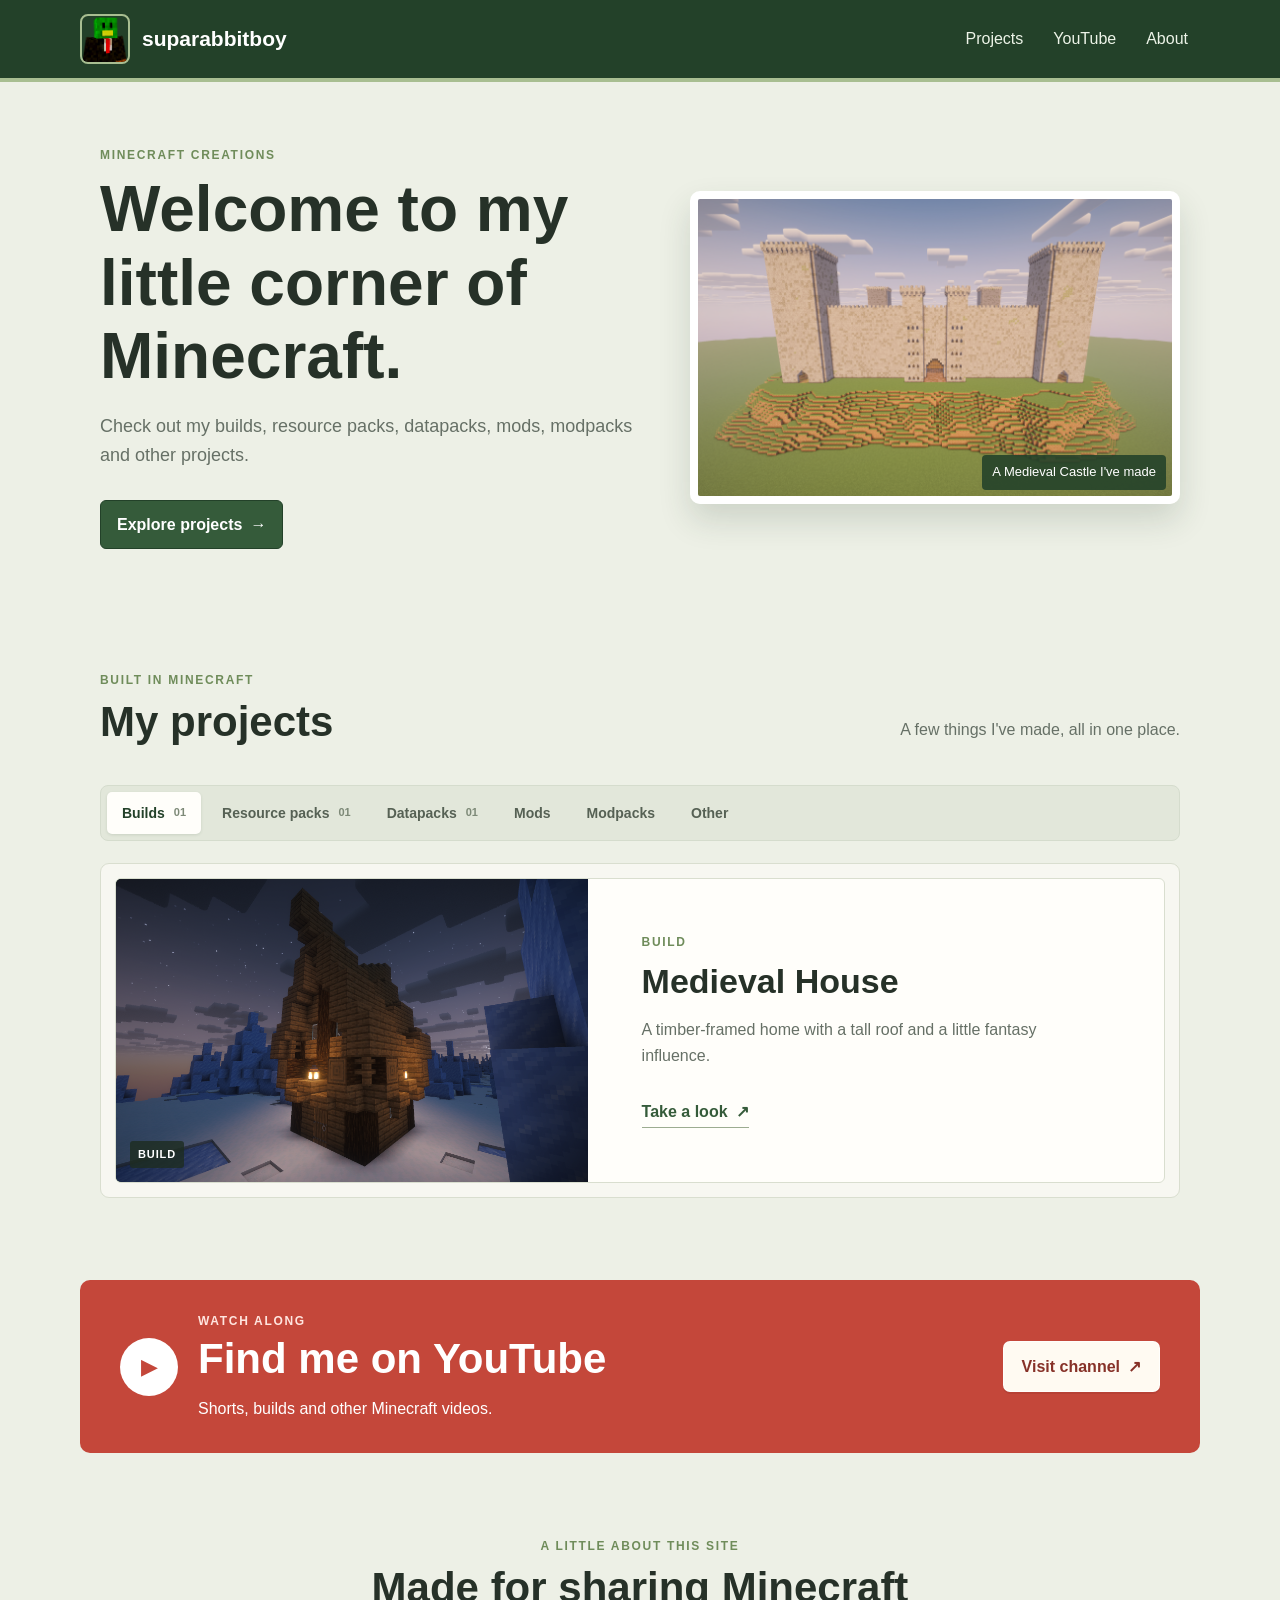
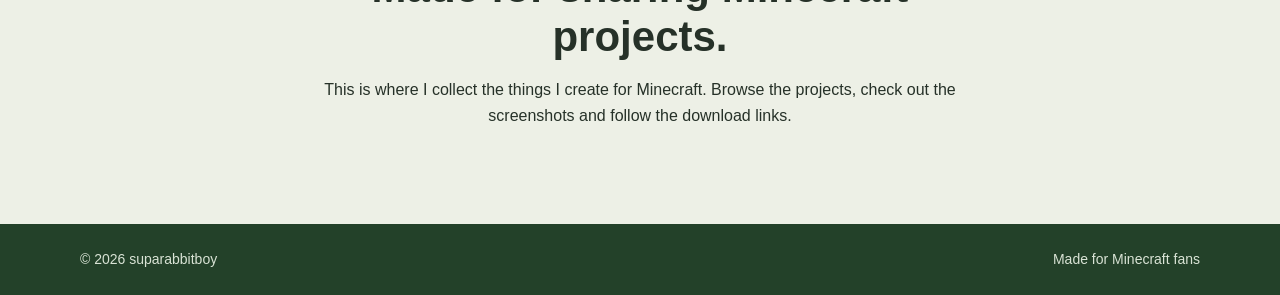
<file: index.html>
<!DOCTYPE html>
<html lang="en">
<head>
  <meta charset="UTF-8">
  <meta name="viewport" content="width=device-width, initial-scale=1.0">
  <title>suparabbitboy | Minecraft Projects</title>
  <link rel="icon" type="image/png" href="images/profile.png">
  <link rel="stylesheet" href="style.css">
</head>
<body>
  <header class="site-header">
    <a class="brand" href="index.html">
      <img src="images/profile.png" alt="" class="brand-icon">
      <span>suparabbitboy</span>
    </a>
    <nav aria-label="Main navigation">
      <a href="#projects">Projects</a>
      <a href="#youtube">YouTube</a>
      <a href="#about">About</a>
    </nav>
  </header>

  <main>
    <section class="hero">
      <div class="hero-copy">
        <p class="eyebrow">MINECRAFT CREATIONS</p>
        <h1>Welcome to my little corner of Minecraft.</h1>
        <p>Check out my builds, resource packs, datapacks, mods, modpacks and other projects.</p>
        <a class="button" href="#projects">Explore projects <span aria-hidden="true">→</span></a>
      </div>
      <div class="hero-art">
        <img src="images/featured-build.png" alt="Featured Minecraft build">
        <span class="image-caption">A Medieval Castle I've made</span>
      </div>
    </section>

    <section class="section" id="projects">
      <div class="section-heading">
        <div>
          <p class="eyebrow">BUILT IN MINECRAFT</p>
          <h2>My projects</h2>
        </div>
        <p class="section-note">A few things I've made, all in one place.</p>
      </div>

      <div class="project-tabs" role="tablist" aria-label="Project categories">
        <button class="project-tab" id="tab-builds" type="button" role="tab" aria-selected="true" aria-controls="panel-builds">Builds <span>01</span></button>
        <button class="project-tab" id="tab-packs" type="button" role="tab" aria-selected="false" aria-controls="panel-packs" tabindex="-1">Resource packs <span>01</span></button>
        <button class="project-tab" id="tab-datapacks" type="button" role="tab" aria-selected="false" aria-controls="panel-datapacks" tabindex="-1">Datapacks <span>01</span></button>
        <button class="project-tab" id="tab-mods" type="button" role="tab" aria-selected="false" aria-controls="panel-mods" tabindex="-1">Mods</button>
        <button class="project-tab" id="tab-modpacks" type="button" role="tab" aria-selected="false" aria-controls="panel-modpacks" tabindex="-1">Modpacks</button>
        <button class="project-tab" id="tab-other" type="button" role="tab" aria-selected="false" aria-controls="panel-other" tabindex="-1">Other</button>
      </div>

      <div class="project-panels">
        <div class="project-panel" id="panel-builds" role="tabpanel" aria-labelledby="tab-builds" tabindex="0">
          <article class="project-card">
            <a class="project-art project-art-build" href="builds/medieval-house.html" aria-label="View Medieval House build">
              <img src="images/medieval-house.png" alt="Medieval Minecraft house">
              <span>BUILD</span>
            </a>
            <div class="project-card-copy">
              <p class="eyebrow">BUILD</p>
              <h3><a href="builds/medieval-house.html">Medieval House</a></h3>
              <p>A timber-framed home with a tall roof and a little fantasy influence.</p>
              <a class="project-card-link" href="builds/medieval-house.html">Take a look <span aria-hidden="true">↗</span></a>
            </div>
          </article>
        </div>

        <div class="project-panel" id="panel-packs" role="tabpanel" aria-labelledby="tab-packs" tabindex="0" hidden>
          <article class="project-card">
            <a class="project-art project-art-emerald" href="resource-packs/blue-emeralds.html" aria-label="View Blue Emeralds resource pack">
              <img src="images/blue-emeralds/BE-main.png" alt="Blue Emeralds resource pack">
              <span>RESOURCE PACK · 1.20.x–1.21.1</span>
            </a>
            <div class="project-card-copy">
              <p class="eyebrow">RESOURCE PACK</p>
              <h3><a href="resource-packs/blue-emeralds.html">Blue Emeralds</a></h3>
              <p>Emeralds in blue, plus a handful of custom items and other small changes.</p>
              <a class="project-card-link" href="resource-packs/blue-emeralds.html">See what's inside <span aria-hidden="true">↗</span></a>
            </div>
          </article>
        </div>

        <div class="project-panel" id="panel-datapacks" role="tabpanel" aria-labelledby="tab-datapacks" tabindex="0" hidden>
          <article class="project-card">
            <a class="project-art project-art-emerald" href="datapacks/blue-emeralds.html" aria-label="View Blue Emeralds datapack">
              <img src="images/blue-emeralds/BE-main.png" alt="Blue Emeralds datapack">
              <span>DATAPACK</span>
            </a>
            <div class="project-card-copy">
              <p class="eyebrow">DATAPACK</p>
              <h3><a href="datapacks/blue-emeralds.html">Blue Emeralds</a></h3>
              <p>Adds recipes for Blue Emeralds, Pink Emeralds, Money and the Master Sword.</p>
              <a class="project-card-link" href="datapacks/blue-emeralds.html">See the recipes <span aria-hidden="true">↗</span></a>
            </div>
          </article>
        </div>
        <div class="project-panel empty-panel" id="panel-mods" role="tabpanel" aria-labelledby="tab-mods" tabindex="0" hidden>
          <h3>Mods</h3>
          <p>No mods to show yet. Check back when I've made something worth sharing.</p>
        </div>
        <div class="project-panel empty-panel" id="panel-modpacks" role="tabpanel" aria-labelledby="tab-modpacks" tabindex="0" hidden>
          <h3>Modpacks</h3>
          <p>No modpacks here for now. This space is ready for a future project.</p>
        </div>
        <div class="project-panel empty-panel" id="panel-other" role="tabpanel" aria-labelledby="tab-other" tabindex="0" hidden>
          <h3>Other projects</h3>
          <p>Nothing else to share right now, but there's room for more.</p>
        </div>
      </div>
    </section>

    <section class="youtube-panel" id="youtube">
      <div class="youtube-mark">▶</div>
      <div>
        <p class="eyebrow">WATCH ALONG</p>
        <h2>Find me on YouTube</h2>
        <p>Shorts, builds and other Minecraft videos.</p>
      </div>
      <a class="button button-light" href="https://www.youtube.com/@suparabbitboy" target="_blank" rel="noopener">Visit channel <span aria-hidden="true">↗</span></a>
    </section>

    <section class="about-section" id="about">
      <p class="eyebrow">A LITTLE ABOUT THIS SITE</p>
      <h2>Made for sharing Minecraft projects.</h2>
      <p>This is where I collect the things I create for Minecraft. Browse the projects, check out the screenshots and follow the download links.</p>
    </section>
  </main>

  <footer class="site-footer">
    <span>© 2026 suparabbitboy</span>
    <span>Made for Minecraft fans</span>
  </footer>
  <script>
    const projectTabs = Array.from(document.querySelectorAll('[role="tab"]'));

    function selectProjectTab(tab, moveFocus = false) {
      projectTabs.forEach((item) => {
        const selected = item === tab;
        item.setAttribute('aria-selected', String(selected));
        item.tabIndex = selected ? 0 : -1;
        document.getElementById(item.getAttribute('aria-controls')).hidden = !selected;
      });

      if (moveFocus) tab.focus();
    }

    projectTabs.forEach((tab, index) => {
      tab.addEventListener('click', () => selectProjectTab(tab));
      tab.addEventListener('keydown', (event) => {
        let nextIndex;
        if (event.key === 'ArrowRight') nextIndex = (index + 1) % projectTabs.length;
        else if (event.key === 'ArrowLeft') nextIndex = (index - 1 + projectTabs.length) % projectTabs.length;
        else if (event.key === 'Home') nextIndex = 0;
        else if (event.key === 'End') nextIndex = projectTabs.length - 1;
        else return;

        event.preventDefault();
        selectProjectTab(projectTabs[nextIndex], true);
      });
    });
  </script>
</body>
</html>
</file>
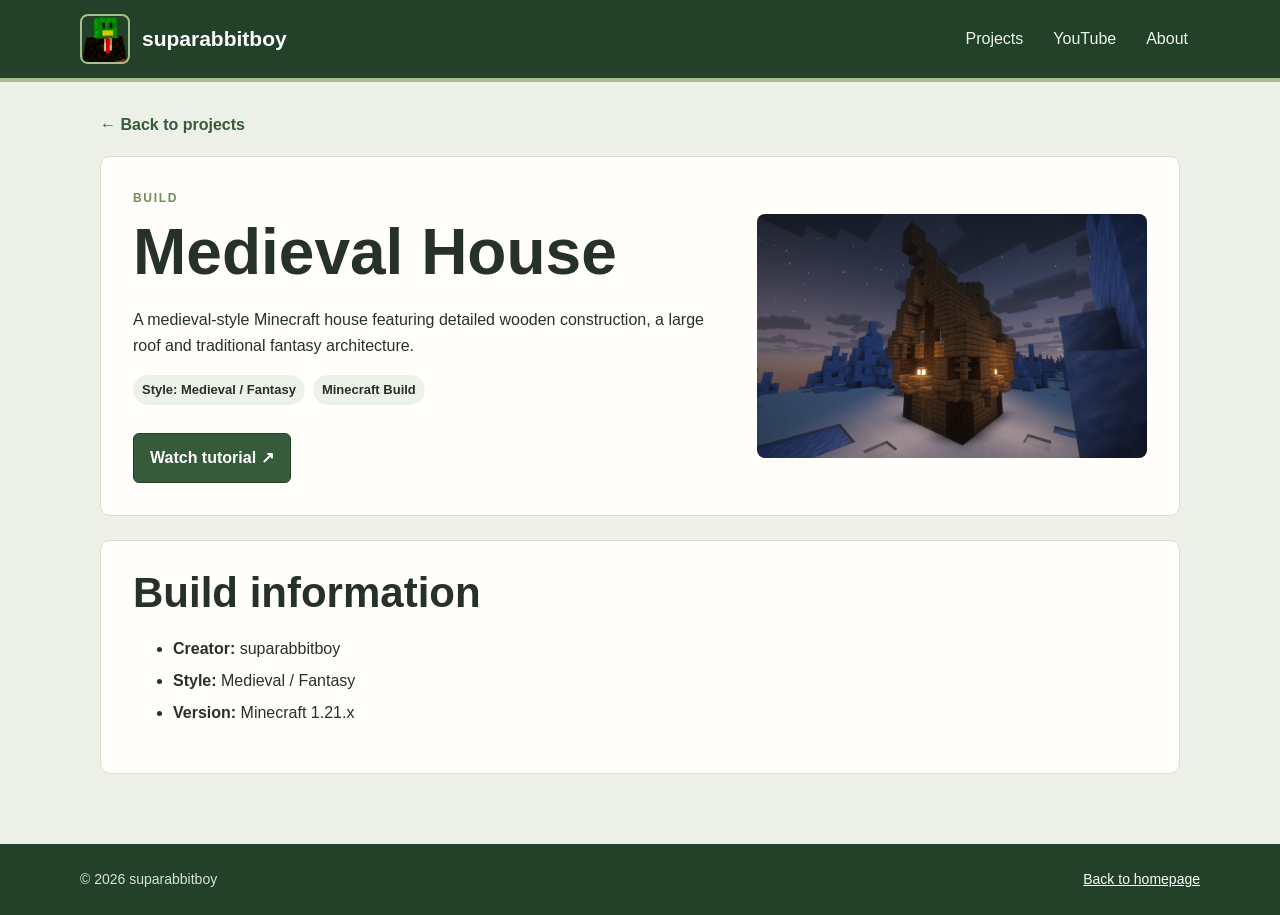
<file: builds/medieval-house.html>
<!DOCTYPE html>
<html lang="en">
<head>
  <meta charset="UTF-8">
  <meta name="viewport" content="width=device-width, initial-scale=1.0">
  <title>Medieval House | suparabbitboy</title>
  <link rel="icon" type="image/png" href="../images/profile.png">
  <link rel="stylesheet" href="../style.css">
</head>
<body>
  <header class="site-header">
    <a class="brand" href="../index.html">
      <img src="../images/profile.png" alt="" class="brand-icon">
      <span>suparabbitboy</span>
    </a>
    <nav aria-label="Main navigation">
      <a href="../index.html#projects">Projects</a>
      <a href="../index.html#youtube">YouTube</a>
      <a href="../index.html#about">About</a>
    </nav>
  </header>

  <main class="page-main">
    <a class="back-link" href="../index.html#projects">← Back to projects</a>

    <section class="project-hero">
      <div>
        <p class="eyebrow">BUILD</p>
        <h1>Medieval House</h1>
        <p>A medieval-style Minecraft house featuring detailed wooden construction, a large roof and traditional fantasy architecture.</p>
        <div class="meta-row">
          <span class="pill">Style: Medieval / Fantasy</span>
          <span class="pill">Minecraft Build</span>
        </div>
        <div class="project-links">
          <a class="button" href="https://www.youtube.com/watch?v=SMxajswyHsE" target="_blank" rel="noopener">Watch tutorial ↗</a>
        </div>
      </div>
      <img class="project-cover" src="../images/medieval-house.png" alt="Medieval Minecraft house">
    </section>

    <section class="content-panel">
      <h2>Build information</h2>
      <ul class="feature-list">
        <li><strong>Creator:</strong> suparabbitboy</li>
        <li><strong>Style:</strong> Medieval / Fantasy</li>
        <li><strong>Version:</strong> Minecraft 1.21.x</li>
      </ul>
    </section>
  </main>

  <footer class="site-footer">
    <span>© 2026 suparabbitboy</span>
    <a href="../index.html">Back to homepage</a>
  </footer>
</body>
</html>
</file>
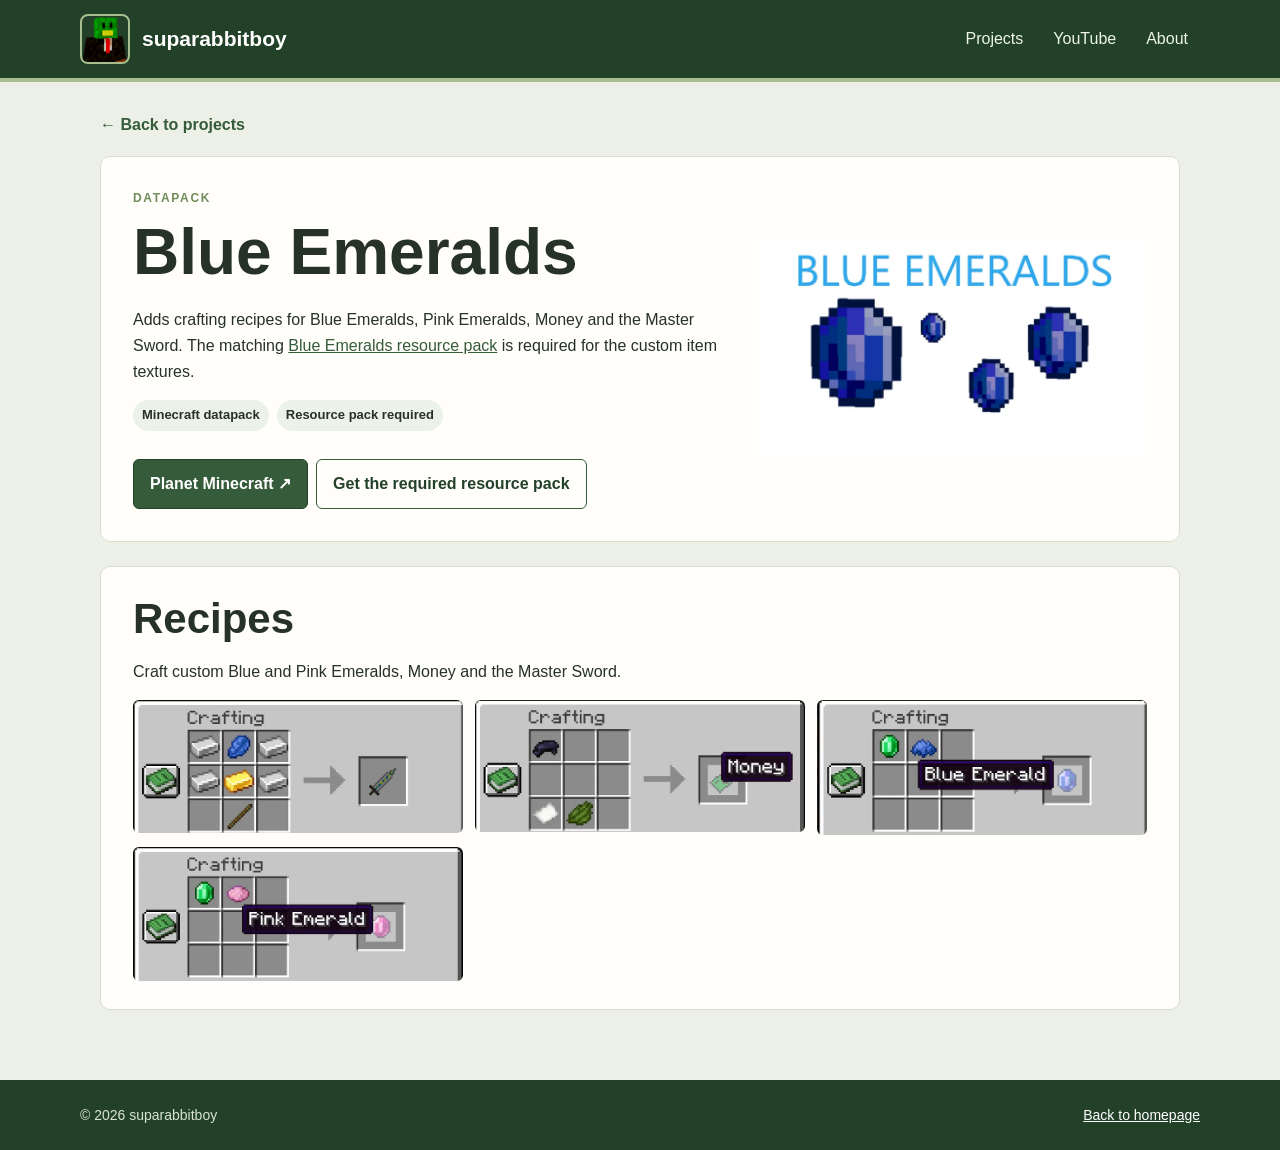
<file: datapacks/blue-emeralds.html>
<!DOCTYPE html>
<html lang="en">
<head>
  <meta charset="UTF-8">
  <meta name="viewport" content="width=device-width, initial-scale=1.0">
  <title>Blue Emeralds Datapack | suparabbitboy</title>
  <link rel="icon" type="image/png" href="../images/profile.png">
  <link rel="stylesheet" href="../style.css">
</head>
<body>
  <header class="site-header">
    <a class="brand" href="../index.html">
      <img src="../images/profile.png" alt="" class="brand-icon">
      <span>suparabbitboy</span>
    </a>
    <nav aria-label="Main navigation">
      <a href="../index.html#projects">Projects</a>
      <a href="../index.html#youtube">YouTube</a>
      <a href="../index.html#about">About</a>
    </nav>
  </header>

  <main class="page-main">
    <a class="back-link" href="../index.html#projects">← Back to projects</a>

    <section class="project-hero">
      <div>
        <p class="eyebrow">DATAPACK</p>
        <h1>Blue Emeralds</h1>
        <p>Adds crafting recipes for Blue Emeralds, Pink Emeralds, Money and the Master Sword. The matching <a href="../resource-packs/blue-emeralds.html">Blue Emeralds resource pack</a> is required for the custom item textures.</p>
        <div class="meta-row">
          <span class="pill">Minecraft datapack</span>
          <span class="pill">Resource pack required</span>
        </div>
        <div class="project-links">
          <a class="button" href="https://www.planetminecraft.com/data-pack/blue-emeralds-datapack" target="_blank" rel="noopener">Planet Minecraft ↗</a>
          <a class="button secondary" href="../resource-packs/blue-emeralds.html">Get the required resource pack</a>
        </div>
      </div>
      <img class="project-cover" src="../images/blue-emeralds/BE-main.png" alt="Blue Emeralds artwork">
    </section>

    <section class="content-panel">
      <h2>Recipes</h2>
      <p>Craft custom Blue and Pink Emeralds, Money and the Master Sword.</p>
      <div class="gallery recipe-gallery">
        <img src="../images/blue-emeralds/BE-MasterSwordRecipe.png" alt="Master Sword crafting recipe">
        <img src="../images/blue-emeralds/BE-MoneyRecipe.png" alt="Money crafting recipe">
        <img src="../images/blue-emeralds/BE-BlueEmeraldRecipe.png" alt="Blue Emerald crafting recipe">
        <img src="../images/blue-emeralds/BE-PinkEmeraldRecipe.png" alt="Pink Emerald crafting recipe">
      </div>
    </section>
  </main>

  <footer class="site-footer">
    <span>© 2026 suparabbitboy</span>
    <a href="../index.html">Back to homepage</a>
  </footer>
</body>
</html>
</file>
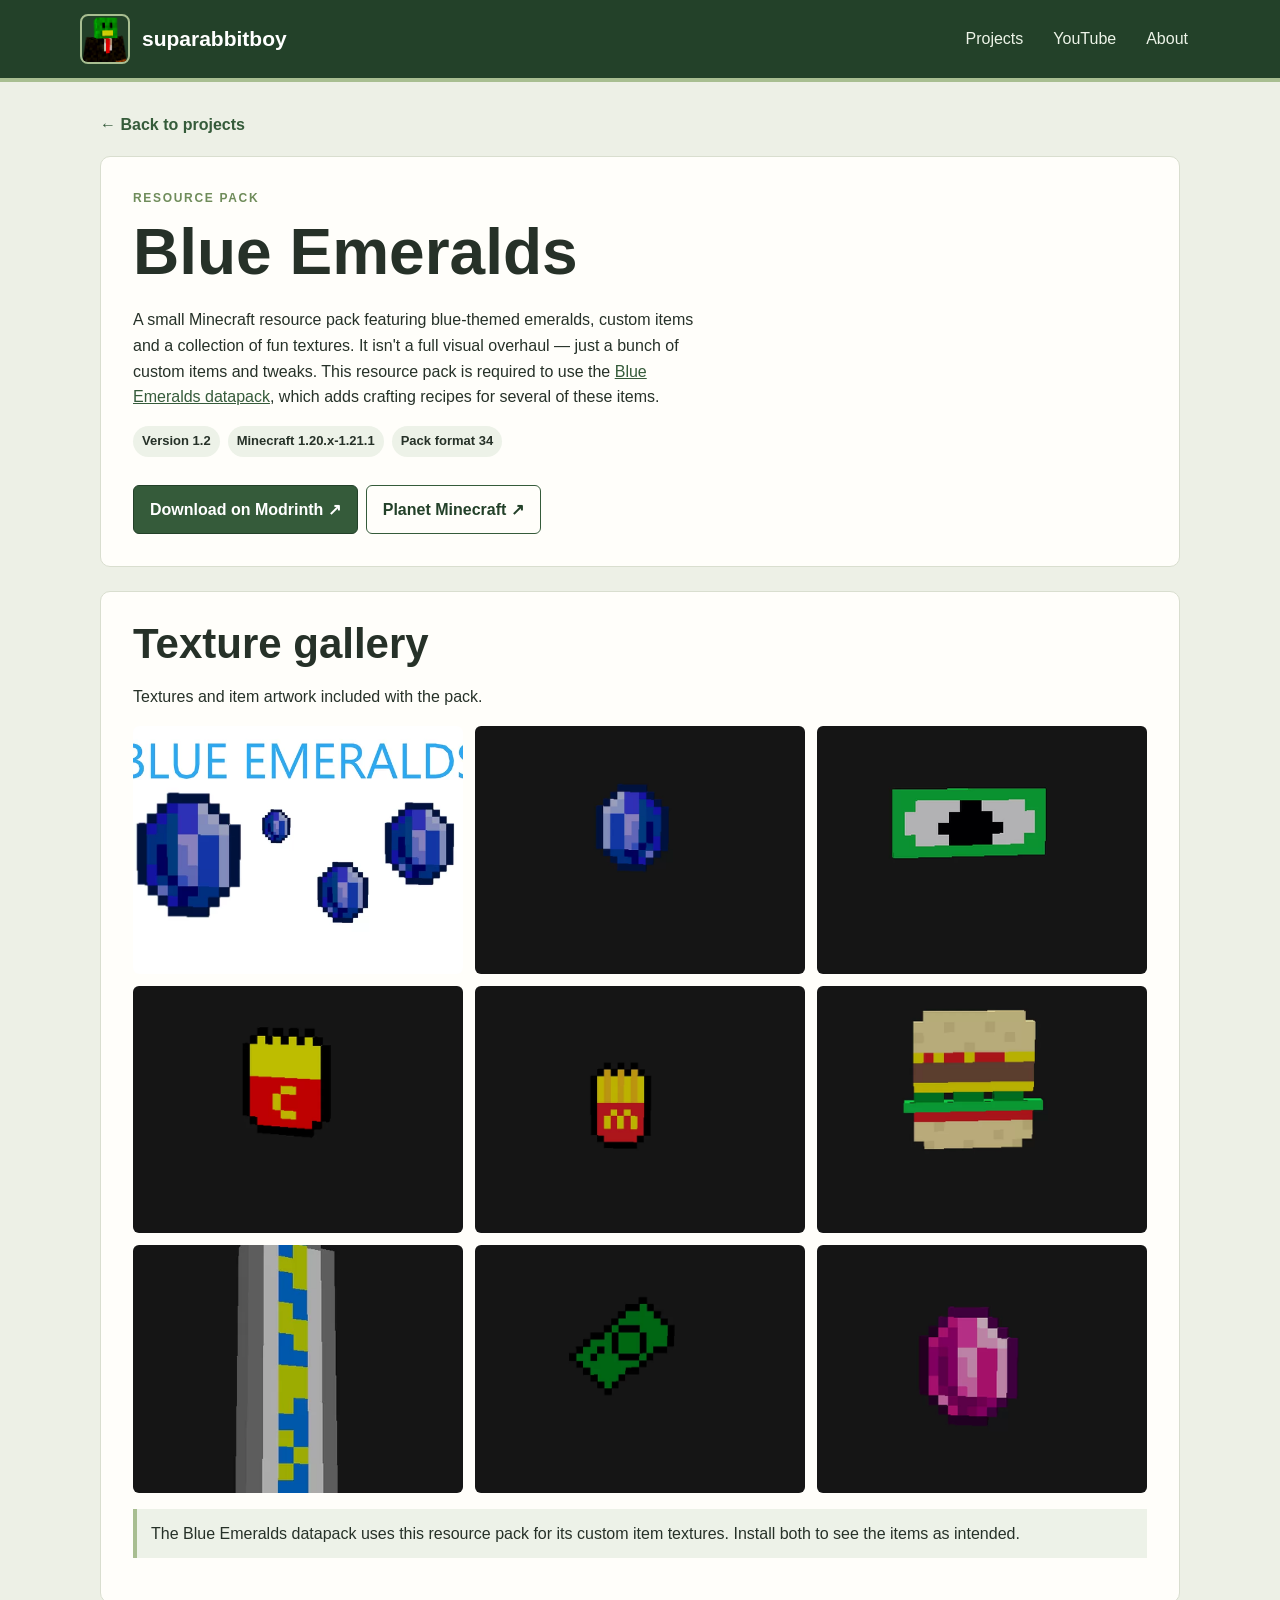
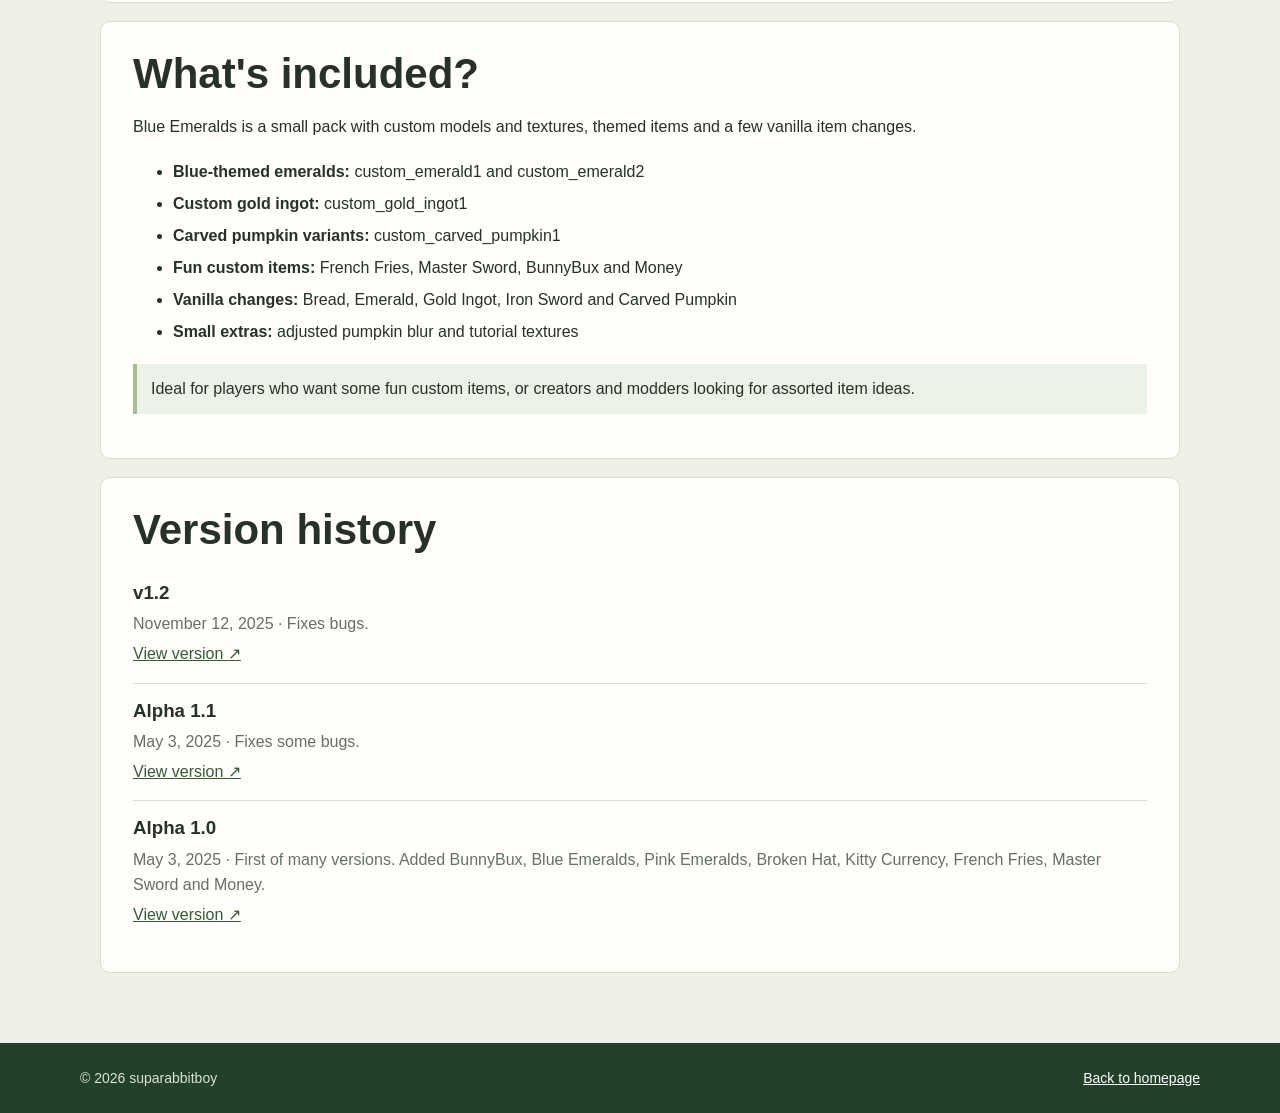
<file: resource-packs/blue-emeralds.html>
<!DOCTYPE html>
<html lang="en">
<head>
  <meta charset="UTF-8">
  <meta name="viewport" content="width=device-width, initial-scale=1.0">
  <title>Blue Emeralds | suparabbitboy</title>
  <link rel="icon" type="image/png" href="../images/profile.png">
  <link rel="stylesheet" href="../style.css">
</head>
<body>
  <header class="site-header">
    <a class="brand" href="../index.html">
      <img src="../images/profile.png" alt="" class="brand-icon">
      <span>suparabbitboy</span>
    </a>
    <nav aria-label="Main navigation">
      <a href="../index.html#projects">Projects</a>
      <a href="../index.html#youtube">YouTube</a>
      <a href="../index.html#about">About</a>
    </nav>
  </header>

  <main class="page-main">
    <a class="back-link" href="../index.html#projects">← Back to projects</a>
    <section class="project-hero">
      <div>
        <p class="eyebrow">RESOURCE PACK</p>
        <h1>Blue Emeralds</h1>
        <p>A small Minecraft resource pack featuring blue-themed emeralds, custom items and a collection of fun textures. It isn't a full visual overhaul — just a bunch of custom items and tweaks. This resource pack is required to use the <a href="../datapacks/blue-emeralds.html">Blue Emeralds datapack</a>, which adds crafting recipes for several of these items.</p>
        <div class="meta-row">
          <span class="pill">Version 1.2</span>
          <span class="pill">Minecraft 1.20.x-1.21.1</span>
          <span class="pill">Pack format 34</span>
        </div>
        <div class="project-links">
          <a class="button" href="https://modrinth.com/resourcepack/blue-emeralds" target="_blank" rel="noopener">Download on Modrinth ↗</a>
          <a class="button secondary" href="https://www.planetminecraft.com/texture-pack/blue-emeralds-6486419/" target="_blank" rel="noopener">Planet Minecraft ↗</a>
        </div>
      </div>
    </section>

    <section class="content-panel">
      <h2>Texture gallery</h2>
      <p>Textures and item artwork included with the pack.</p>
      <div class="gallery">
        <img src="../images/blue-emeralds/BE-main.png" alt="Blue Emeralds pack artwork">
        <img src="../images/blue-emeralds/BE-Blue_Emerald.png" alt="Blue Emerald item">
        <img src="../images/blue-emeralds/BE-Bunny-Bux.png" alt="Bunny Bux item">
        <img src="../images/blue-emeralds/BE-CatCafe_Fries.png" alt="Cat Cafe Fries item">
        <img src="../images/blue-emeralds/BE-Fries.png" alt="French Fries item">
        <img src="../images/blue-emeralds/BE-Hamburger.png" alt="Hamburger item">
        <img src="../images/blue-emeralds/BE-Master_Sword.png" alt="Master Sword item">
        <img src="../images/blue-emeralds/BE-Money.png" alt="Money item">
        <img src="../images/blue-emeralds/BE-Pink_Emerald.png" alt="Pink Emerald item">
      </div>
      <p class="note">The Blue Emeralds datapack uses this resource pack for its custom item textures. Install both to see the items as intended.</p>
    </section>

    <section class="content-panel">
      <h2>What's included?</h2>
      <p>Blue Emeralds is a small pack with custom models and textures, themed items and a few vanilla item changes.</p>
      <ul class="feature-list">
        <li><strong>Blue-themed emeralds:</strong> custom_emerald1 and custom_emerald2</li>
        <li><strong>Custom gold ingot:</strong> custom_gold_ingot1</li>
        <li><strong>Carved pumpkin variants:</strong> custom_carved_pumpkin1</li>
        <li><strong>Fun custom items:</strong> French Fries, Master Sword, BunnyBux and Money</li>
        <li><strong>Vanilla changes:</strong> Bread, Emerald, Gold Ingot, Iron Sword and Carved Pumpkin</li>
        <li><strong>Small extras:</strong> adjusted pumpkin blur and tutorial textures</li>
      </ul>
      <p class="note">Ideal for players who want some fun custom items, or creators and modders looking for assorted item ideas.</p>
    </section>

    <section class="content-panel">
      <h2>Version history</h2>
      <div class="version">
        <h3>v1.2</h3>
        <p>November 12, 2025 · Fixes bugs.</p>
        <a href="https://modrinth.com/resourcepack/blue-emeralds/version/1.2" target="_blank" rel="noopener">View version ↗</a>
      </div>
      <div class="version">
        <h3>Alpha 1.1</h3>
        <p>May 3, 2025 · Fixes some bugs.</p>
        <a href="https://modrinth.com/resourcepack/blue-emeralds/version/1.1" target="_blank" rel="noopener">View version ↗</a>
      </div>
      <div class="version">
        <h3>Alpha 1.0</h3>
        <p>May 3, 2025 · First of many versions. Added BunnyBux, Blue Emeralds, Pink Emeralds, Broken Hat, Kitty Currency, French Fries, Master Sword and Money.</p>
        <a href="https://modrinth.com/resourcepack/blue-emeralds/version/1.0" target="_blank" rel="noopener">View version ↗</a>
      </div>
    </section>
  </main>

  <footer class="site-footer">
    <span>© 2026 suparabbitboy</span>
    <a href="../index.html">Back to homepage</a>
  </footer>
</body>
</html>
</file>
<file: style.css>
:root {
  --forest: #355b3a;
  --forest-dark: #234129;
  --sage: #a8be91;
  --cream: #edf0e6;
  --paper: #fffefa;
  --ink: #263128;
  --muted: #667066;
  --line: #d9decf;
  --red: #c4473a;
}

* { box-sizing: border-box; }
html { scroll-behavior: smooth; }

body {
  margin: 0;
  min-height: 100vh;
  color: var(--ink);
  background: var(--cream);
  font-family: Inter, Arial, Helvetica, sans-serif;
  line-height: 1.6;
}

a { color: var(--forest); }

.site-header {
  min-height: 82px;
  padding: 14px max(20px, calc((100% - 1120px) / 2));
  display: flex;
  align-items: center;
  justify-content: space-between;
  gap: 24px;
  background: var(--forest-dark);
  border-bottom: 4px solid var(--sage);
}

.brand {
  display: inline-flex;
  align-items: center;
  gap: 12px;
  color: white;
  font-size: 21px;
  font-weight: 800;
  text-decoration: none;
}

.brand-icon {
  width: 50px;
  height: 50px;
  object-fit: cover;
  border: 2px solid var(--sage);
  border-radius: 8px;
}

nav { display: flex; gap: 6px; }
nav a {
  padding: 8px 12px;
  color: #edf4e8;
  text-decoration: none;
  border-radius: 6px;
}
nav a:hover { background: rgba(255,255,255,.12); }

.hero,
.section,
.youtube-panel,
.about-section,
.page-main {
  max-width: 1120px;
  margin-inline: auto;
  padding-inline: 20px;
}

.hero {
  display: grid;
  grid-template-columns: 1.05fr .95fr;
  gap: 48px;
  align-items: center;
  padding-block: 64px;
}

.project-art-emerald img {
  width: 100%;
  height: 100%;
  object-fit: cover;
  position: absolute;
  inset: 0;
}

.project-art-emerald {
  position: relative;
  overflow: hidden;
}

.eyebrow {
  margin: 0 0 8px;
  color: #6f8c5a;
  font-size: 12px;
  font-weight: 800;
  letter-spacing: .14em;
}

h1, h2, h3 { line-height: 1.15; }
h1 { margin: 0 0 18px; font-size: clamp(38px, 6vw, 64px); }
h2 { margin: 0 0 12px; font-size: clamp(28px, 4vw, 42px); }
h3 { margin: 0 0 8px; }

.hero-copy > p:not(.eyebrow) {
  max-width: 560px;
  color: var(--muted);
  font-size: 18px;
}

.button {
  display: inline-flex;
  align-items: center;
  justify-content: center;
  gap: 8px;
  margin-top: 12px;
  padding: 11px 16px;
  color: white;
  background: var(--forest);
  border: 1px solid var(--forest-dark);
  border-radius: 6px;
  font-weight: 800;
  text-decoration: none;
}
.button:hover { background: var(--forest-dark); }
.button.secondary {
  color: var(--forest-dark);
  background: transparent;
  border-color: var(--forest);
}
.button-light {
  position: relative;
  margin: 0;
  padding: 12px 18px;
  overflow: hidden;
  color: #873128;
  background: #fffaf2;
  border: 1px solid rgba(255,255,255,.8);
  border-radius: 7px;
  box-shadow: 0 2px 0 rgba(112,35,29,.16);
  transition: color .18s ease, background-color .18s ease, box-shadow .18s ease, transform .18s ease;
}
.button-light:hover {
  color: white;
  background: #a6342b;
  box-shadow: 0 5px 0 rgba(112,35,29,.2), 0 9px 18px rgba(90,27,22,.2);
  transform: translateY(-2px);
}
.button-light:active { box-shadow: 0 1px 0 rgba(112,35,29,.2); transform: translateY(1px); }

.hero-art { position: relative; }
.hero-art img {
  width: 100%;
  max-height: 390px;
  object-fit: cover;
  display: block;
  border: 8px solid white;
  border-radius: 10px;
  box-shadow: 0 16px 32px rgba(35,65,41,.16);
}
.image-caption {
  position: absolute;
  right: 14px;
  bottom: 14px;
  padding: 7px 10px;
  color: white;
  background: rgba(35,65,41,.88);
  border-radius: 4px;
  font-size: 13px;
}

.section { padding-block: 58px 64px; }
.section-heading {
  display: flex;
  align-items: end;
  justify-content: space-between;
  gap: 24px;
  margin-bottom: 26px;
}
.section-note { max-width: 430px; color: var(--muted); }

.project-tabs {
  display: flex;
  gap: 6px;
  margin-bottom: 22px;
  padding: 6px;
  overflow-x: auto;
  background: #e2e7da;
  border: 1px solid #d5dccd;
  border-radius: 8px;
}
.project-tab {
  flex: 0 0 auto;
  display: inline-flex;
  align-items: center;
  gap: 9px;
  padding: 10px 15px;
  color: #566154;
  background: transparent;
  border: 0;
  border-radius: 5px;
  font: inherit;
  font-size: 14px;
  font-weight: 700;
  cursor: pointer;
  transition: color .18s ease, background-color .18s ease, box-shadow .18s ease;
}
.project-tab:hover { color: var(--forest-dark); background: rgba(255,255,255,.55); }
.project-tab[aria-selected="true"] {
  color: var(--forest-dark);
  background: var(--paper);
  box-shadow: 0 1px 3px rgba(35,65,41,.12);
}
.project-tab span {
  color: #7d8977;
  font-size: 11px;
  font-variant-numeric: tabular-nums;
}
.project-tab:focus-visible,
.project-card a:focus-visible,
.button:focus-visible {
  outline: 3px solid #e6aa50;
  outline-offset: 3px;
}

.project-panel {
  min-height: 260px;
  padding: 14px;
  background: rgba(255,254,250,.58);
  border: 1px solid var(--line);
  border-radius: 9px;
}
.project-panel[hidden] { display: none; }
.project-card {
  display: grid;
  grid-template-columns: minmax(240px, .9fr) 1.1fr;
  min-height: 260px;
  overflow: hidden;
  background: var(--paper);
  border: 1px solid var(--line);
  border-radius: 6px;
}
.project-art {
  position: relative;
  min-height: 260px;
  display: grid;
  place-items: center;
  overflow: hidden;
  color: white;
  background: var(--forest-dark);
  text-decoration: none;
}
.project-art img {
  position: absolute;
  width: 100%;
  height: 100%;
  object-fit: cover;
  transition: transform .35s ease;
}
.project-art:hover img { transform: scale(1.035); }
.project-art > span:last-child {
  position: absolute;
  left: 14px;
  bottom: 14px;
  padding: 5px 8px;
  color: white;
  background: rgba(30,45,33,.82);
  border-radius: 3px;
  font-size: 11px;
  font-weight: 800;
  letter-spacing: .08em;
}
.project-art-emerald {
  background:
    radial-gradient(ellipse at 70% 22%, rgba(108,192,207,.35), transparent 40%),
    linear-gradient(140deg, #173f4a, #286e7b 58%, #6a998a);
}
.emerald-mark {
  color: #96e5e9;
  font-size: clamp(100px, 16vw, 170px);
  line-height: 1;
  text-shadow: 0 12px 30px rgba(8,29,39,.32);
  transform: rotate(45deg);
}
.project-card-copy {
  align-self: center;
  padding: clamp(24px, 5vw, 54px);
}
.project-card-copy .eyebrow { margin-bottom: 10px; }
.project-card-copy h3 { margin-bottom: 12px; font-size: clamp(24px, 3vw, 34px); }
.project-card-copy h3 a { color: var(--ink); text-decoration: none; }
.project-card-copy h3 a:hover { color: var(--forest); }
.project-card-copy > p:not(.eyebrow) { max-width: 430px; color: var(--muted); }
.project-card-link {
  display: inline-flex;
  gap: 8px;
  margin-top: 14px;
  padding-bottom: 3px;
  color: var(--forest);
  border-bottom: 1px solid #9cac90;
  font-weight: 800;
  text-decoration: none;
}
.project-card-link:hover { color: var(--forest-dark); border-bottom-color: var(--forest-dark); }
.empty-panel {
  min-height: 190px;
  display: flex;
  flex-direction: column;
  align-items: flex-start;
  justify-content: center;
  padding: 36px clamp(22px, 5vw, 54px);
  background: var(--paper);
}
.empty-panel h3 { margin: 0 0 6px; font-size: 22px; }
.empty-panel p { margin: 0; color: var(--muted); }

.youtube-panel {
  display: grid;
  grid-template-columns: auto 1fr auto;
  align-items: center;
  gap: 20px;
  margin-block: 18px 64px;
  padding-block: 28px;
  color: white;
  background: var(--red);
  border-radius: 10px;
}
.youtube-panel .eyebrow { color: #ffe5df; }
.youtube-panel p { margin: 4px 0; }
.youtube-mark {
  width: 58px;
  height: 58px;
  display: grid;
  place-items: center;
  margin-left: 20px;
  color: var(--red);
  background: white;
  border-radius: 50%;
  font-size: 22px;
}
.youtube-panel .button { margin: 0 20px 0 0; }

.about-section {
  max-width: 760px;
  padding-block: 20px 80px;
  text-align: center;
}

.page-main { padding-block: 30px 70px; }
.back-link { display: inline-block; margin-bottom: 18px; font-weight: 800; text-decoration: none; }
.project-hero {
  display: grid;
  grid-template-columns: 1.2fr .8fr;
  gap: 40px;
  align-items: center;
  margin-bottom: 24px;
  padding: 32px;
  background: var(--paper);
  border: 1px solid var(--line);
  border-radius: 10px;
}
.project-cover { width: 100%; max-height: 300px; object-fit: cover; border-radius: 8px; }
.meta-row, .project-links { display: flex; flex-wrap: wrap; gap: 8px; }
.pill {
  padding: 5px 9px;
  background: #edf2e8;
  border-radius: 999px;
  font-size: 13px;
  font-weight: 700;
}
.project-links { margin-top: 16px; }
.content-panel {
  margin-top: 18px;
  padding: 28px 32px;
  background: var(--paper);
  border: 1px solid var(--line);
  border-radius: 10px;
}
.feature-list { line-height: 2; }
.note { padding: 12px 14px; background: #edf2e8; border-left: 4px solid var(--sage); }
.gallery {
  display: grid;
  grid-template-columns: repeat(3, 1fr);
  gap: 12px;
}
.gallery img { width: 100%; aspect-ratio: 4/3; object-fit: cover; border-radius: 6px; }
.recipe-gallery img { aspect-ratio: auto; object-fit: contain; background: #edf2e8; }
.version { padding: 16px 0; border-bottom: 1px solid var(--line); }
.version:last-child { border-bottom: 0; }
.version p { margin: 4px 0; color: var(--muted); }

.site-footer {
  display: flex;
  justify-content: space-between;
  gap: 20px;
  padding: 24px max(20px, calc((100% - 1120px) / 2));
  color: #d9e3d5;
  background: var(--forest-dark);
  font-size: 14px;
}
.site-footer a { color: white; }

@media (max-width: 820px) {
  .hero, .project-hero { grid-template-columns: 1fr; }
  .project-card { grid-template-columns: .9fr 1.1fr; }
  .youtube-panel { grid-template-columns: auto 1fr; }
  .youtube-panel .button { grid-column: 1 / -1; margin: 0 20px 20px; }
}

@media (max-width: 560px) {
  .site-header { align-items: flex-start; flex-direction: column; }
  nav { width: 100%; overflow-x: auto; }
  .hero { padding-block: 42px; }
  .gallery { grid-template-columns: 1fr; }
  .section-heading { align-items: start; flex-direction: column; }
  .project-tabs { margin-inline: -4px; }
  .project-tab { padding: 9px 11px; font-size: 13px; }
  .project-card { grid-template-columns: 1fr; }
  .project-art { min-height: 190px; }
  .project-card-copy { padding: 24px; }
  .youtube-panel { grid-template-columns: 1fr; text-align: center; }
  .youtube-mark { margin: 20px auto 0; }
  .youtube-panel .button { margin-inline: 20px; }
  .project-hero, .content-panel { padding: 20px; }
  .site-footer { flex-direction: column; text-align: center; }
}
</file>
